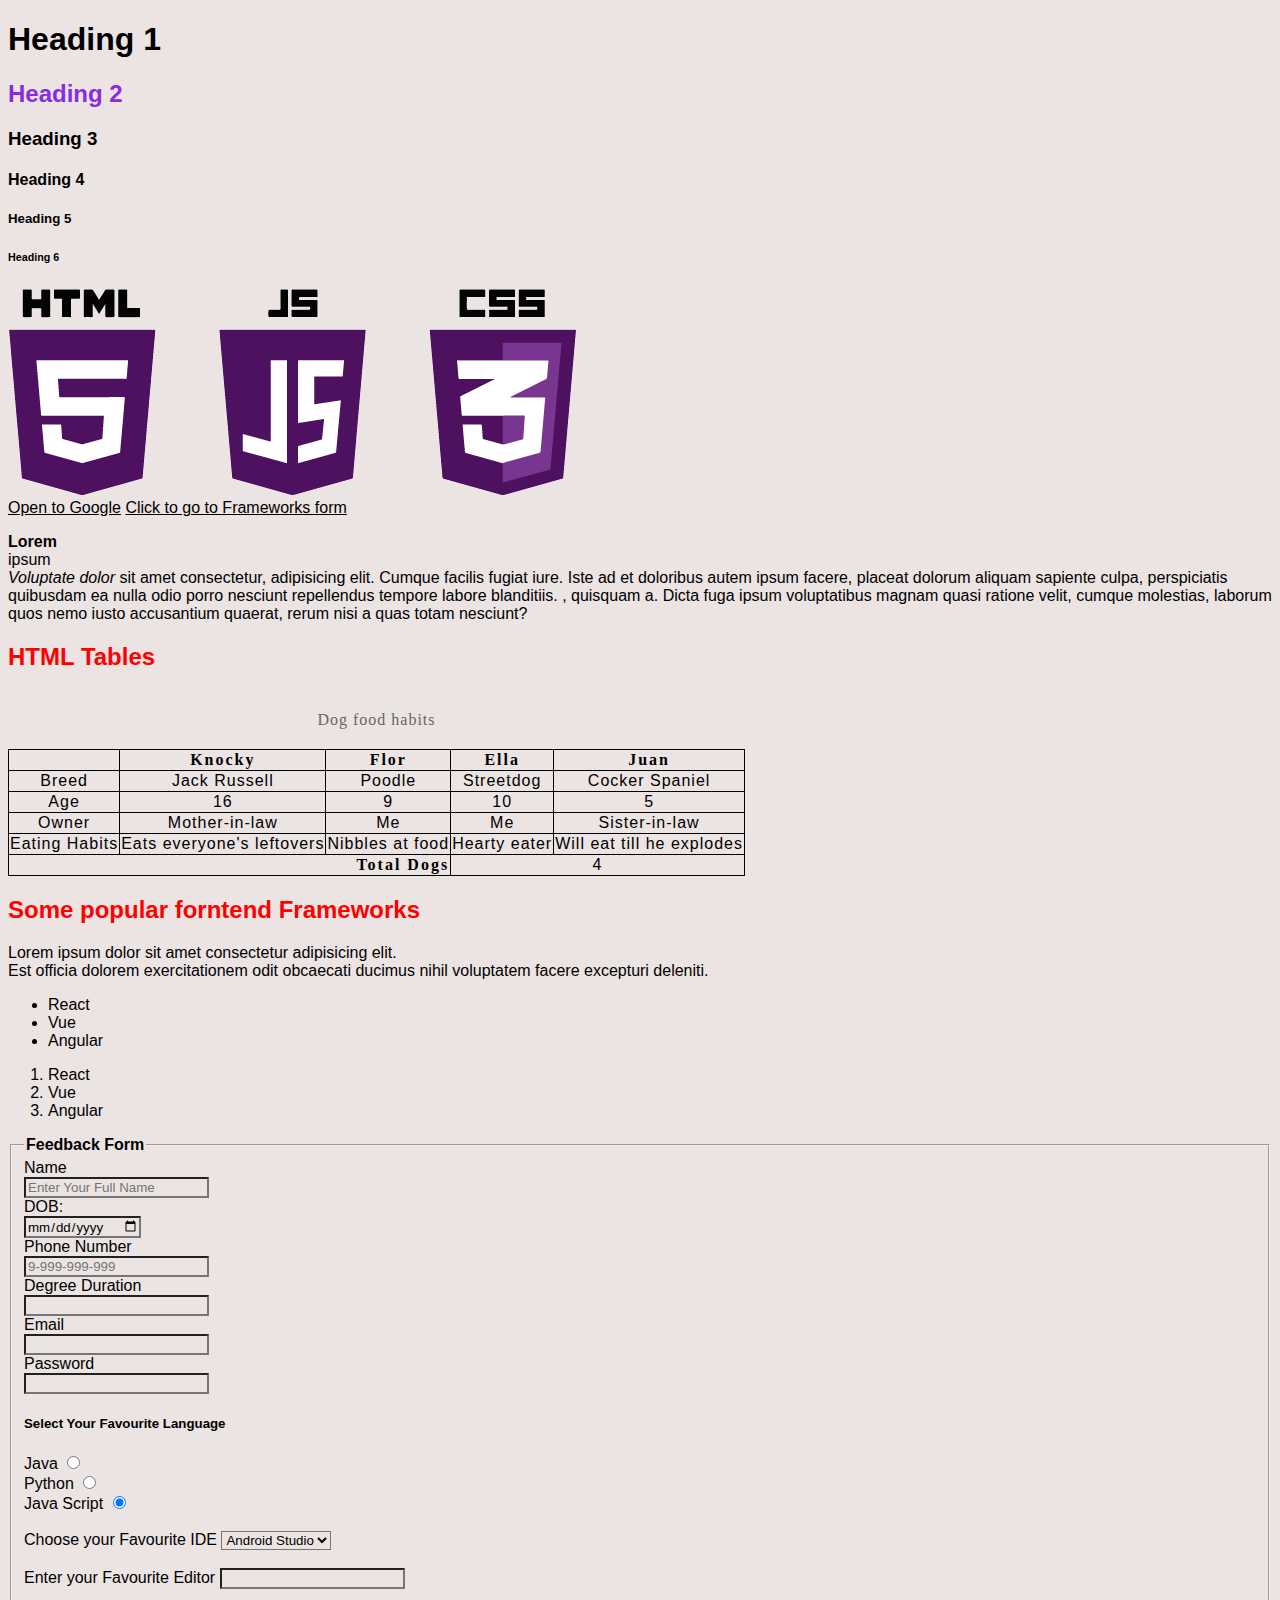
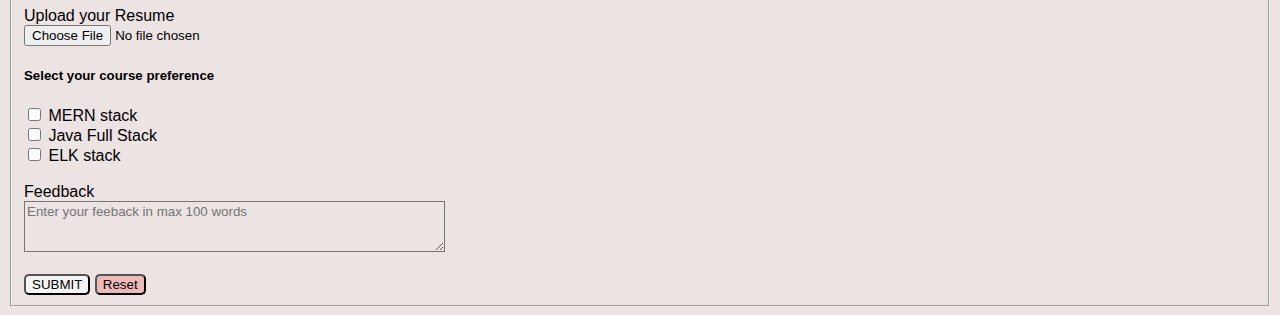
<file: 01Basics/index.html>
<!DOCTYPE html>
<html lang="en">

<head>
    <meta charset="UTF-8">
    <meta http-equiv="X-UA-Compatible" content="IE=edge">
    <meta name="viewport" content="width=device-width, initial-scale=1.0">

    <!-- meta tags are used for SEO purpose -->
    <meta property="og:description"
        content="Beebom is a new media company that covers technology news, reviews and produce quality tech videos.">
    <title>Basics</title>
    <link rel="shortcut icon" href="./img/pngwing.com pichu.png" type="image/x-icon">



    <!-- 1. Styling using style tag  -->
    <style>
        * {
            /* background-color: rgb(197, 255, 127); */
        }

        h2 {
            color: red;
        }




        /* table formatting  */
        table,
        th,
        td {
            border: 1px solid black;
            border-collapse: collapse;
        }

        thead th,
        tfoot th {
            font-family: "Rock Salt", cursive;
        }

        th {
            letter-spacing: 2px;
        }

        td {
            letter-spacing: 1px;
        }

        tbody td,
        tfoot td {
            text-align: center;
        }

        tfoot th {
            text-align: right;
        }

        caption {
            font-family: "Rock Salt", cursive;
            padding: 20px;
            /* font-style: italic; */
            /* caption-side: bottom; */
            color: #666;
            /* text-align: right; */
            letter-spacing: 1px;
        }
    </style>

    <!-- 2. Styling by using external cascading style sheet  -->
    <link rel="stylesheet" href="./css/style.css">



</head>

<body>



    <!-- Headings in CSS  -->
    <h1 id="main-heading">Heading 1</h1>
    <h2 style="color: blueviolet;">Heading 2</h2>
    <h3>Heading 3</h3>
    <h4>Heading 4</h4>
    <h5>Heading 5</h5>
    <h6>Heading 6</h6>

    <img src="./img/header-logo.png" alt="html-css-header"> <br>
    <a href="https://www.google.com/" target="_blank">Open to Google</a>
    <a href="#frameworks">Click to go to Frameworks form</a>



    <!-- Paragraph tag foer writing para  -->
    <!-- em used for emphasize - i.e. italicize  -->
    <!-- strong is used for bold  -->
    <!-- span is used to target a specific group of word -->

    <!-- 3. Styling using inline styling has the highest precerdence -->

    <p> <strong>Lorem</strong> <br>ipsum</br> <em>Voluptate</em> <i>dolor</i> sit amet consectetur, adipisicing elit.
        Cumque facilis fugiat iure. Iste ad et doloribus autem
        ipsum facere, placeat dolorum aliquam sapiente culpa, perspiciatis quibusdam ea nulla odio porro nesciunt
        repellendus tempore labore blanditiis. , <span id="target">quisquam</span> a. Dicta fuga ipsum voluptatibus
        magnam quasi ratione
        velit, cumque molestias, laborum quos nemo iusto accusantium quaerat, rerum nisi a quas totam nesciunt?</p>


    <h2>HTML Tables</h2>
    <!-- https://developer.mozilla.org/en-US/docs/Learn/HTML/Tables/Basics -->
    <table>
        <caption>Dog food habits</caption>
        <thead>
            <tr>
                <th>&nbsp;</th>
                <th>Knocky</th>
                <th>Flor</th>
                <th>Ella</th>
                <th>Juan</th>
            </tr>
            <thead>
            <tbody>
                <tr>
                    <td>Breed</td>
                    <td>Jack Russell</td>
                    <td>Poodle</td>
                    <td>Streetdog</td>
                    <td>Cocker Spaniel</td>
                </tr>
                <tr>
                    <td>Age</td>
                    <td>16</td>
                    <td>9</td>
                    <td>10</td>
                    <td>5</td>
                </tr>
                <tr>
                    <td>Owner</td>
                    <td>Mother-in-law</td>
                    <td>Me</td>
                    <td>Me</td>
                    <td>Sister-in-law</td>
                </tr>
                <tr>
                    <td>Eating Habits</td>
                    <td>Eats everyone's leftovers</td>
                    <td>Nibbles at food</td>
                    <td>Hearty eater</td>
                    <td>Will eat till he explodes</td>
                </tr>
            </tbody>

        <tfoot>
            <tr>
                <th colspan="3">Total Dogs</th>
                <td colspan="2">4</td>
            </tr>
        </tfoot>
    </table>

    <!--  
        The <div> tag defines a division or a section in an HTML document. 
        The <div> tag is used as a container for HTML elements
        -->
    <div>
        <h2 id="frameworks">Some popular forntend Frameworks</h2>
        <!-- Lists  -->
        <p>Lorem ipsum dolor sit amet consectetur adipisicing elit. <br />Est officia dolorem exercitationem odit
            obcaecati ducimus nihil voluptatem facere excepturi deleniti.</p>
        <!-- unordered list  -->
        <ul>
            <li>React</li>
            <li>Vue</li>
            <li>Angular</li>
        </ul>

        <!-- ordered list  -->
        <ol>
            <li>React</li>
            <li>Vue</li>
            <li>Angular</li>
        </ol>
    </div>

    <div>

        <!-- input tags -->
        <!-- https://www.w3schools.com/html/html_form_input_types.asp -->
        <fieldset>
            <legend><strong>Feedback Form</strong></legend>
            <form action="www..." method="post">
                <div>
                    <label for="name">Name</label><br>
                    <input type="text" name="name" id="name" placeholder="Enter Your Full Name" />
                </div>
                <div>
                    <label for="birthday">DOB:</label><br>
                    <input type="date" id="birthday" name="birthday" placeholder="Enter your date of birth">
                </div>

                <!-- 10 digit number -->
                <div>
                    <label for="phone">Phone Number</label><br>
                    <input type="tel" id="phone" name="phone" pattern="[0-9]{3}-[0-9]{2}-[0-9]{3}"
                        placeholder="9-999-999-999">
                </div>

                <div>
                    <label for="degree">Degree Duration</label><br>
                    <input type="number" name="degree" id="degree" />
                </div>

                <div>
                    <label for="email">Email</label><br>
                    <input type="email" name="email" id="email" required />
                </div>

                <div>
                    <label for="pasword">Password</label><br>
                    <input type="password" name="pasword" id="pasword" required />
                </div>


                <!-- Dropdown  -->



                <div>
                    <h5>Select Your Favourite Language</h5>
                    <!-- Radio Buttons  -->
                    <!-- if all the radio buttons have the same name then only one can be selected at a time -->
                    <!-- https://developer.mozilla.org/en-US/docs/Web/HTML/Element/input/radio -->
                    <div>
                        <label for="java">Java</label>
                        <input type="radio" name="fav-language" id="java" value="Java 8">
                    </div>

                    <div>
                        <label for="python">Python</label>
                        <input type="radio" name="fav-language" id="python" value="Python">
                    </div>

                    <div>
                        <label for="js">Java Script</label>
                        <input type="radio" name="fav-language" id="js" value="js" checked>
                    </div>
                    <input type="hidden" id="custId" name="custId" value="3487">
                </div><br>




                <div>
                    <label for="ide">Choose your Favourite IDE</label>
                    <select name="ide" id="ide">
                        <option value="as">Android Studio</option>
                        <option value="in">IntelliJ Idea</option>
                        <option value="py">Pycharm</option>
                        <option value="ecl">Eclipse</option>
                    </select>
                </div><br>

                <div>
                    <!-- Auto Complete Input  -->
                    <label for="editor">Enter your Favourite Editor</label>
                    <input list="editors" id="editor">
                    <datalist id="editors">
                        <option value="fleet"></option>
                        <option value="Notepad"></option>
                        <option value="Notepad ++">Notepad ++</option>
                        <option value="VS Code"></option>
                    </datalist>
                </div><br>

                <div>
                    <!-- file upload input -->
                    <label for="file">Upload your Resume</label><br>
                    <input type="file" name="file" id="file">
                </div>

                <div>
                    <!--  checkbox input -->
                    <h5>Select your course preference</h5>
                    <input type="checkbox" id="mern" name="mern" value="mern">
                    <label for="mern">MERN stack</label><br>

                    <input type="checkbox" id="java-fullstack" name="java-fullstack" value="java-fullstack">
                    <label for="java-fullstack">Java Full Stack</label><br>

                    <input type="checkbox" id="elk" name="elk" value="elk">
                    <label for="elk">ELK stack</label>
                </div>



                <br>
                <div>

                    <label for="feeback">Feedback</label><br>
                    <textarea name="" id="feeback" cols="50" rows="3"
                        placeholder="Enter your feeback in max 100 words"></textarea>

                </div>

                <br>
                <!-- submits the whole form to the server URL action="...."  -->
                <input style="border-radius: 5px; background: whitesmoke;" type="submit" value="SUBMIT">
                <!-- resets the whole form  -->
                <input style="border-radius: 5px; background: rgb(237, 185, 185);" type="reset">


            </form>
        </fieldset>

    </div>
</body>

</html>
</file>
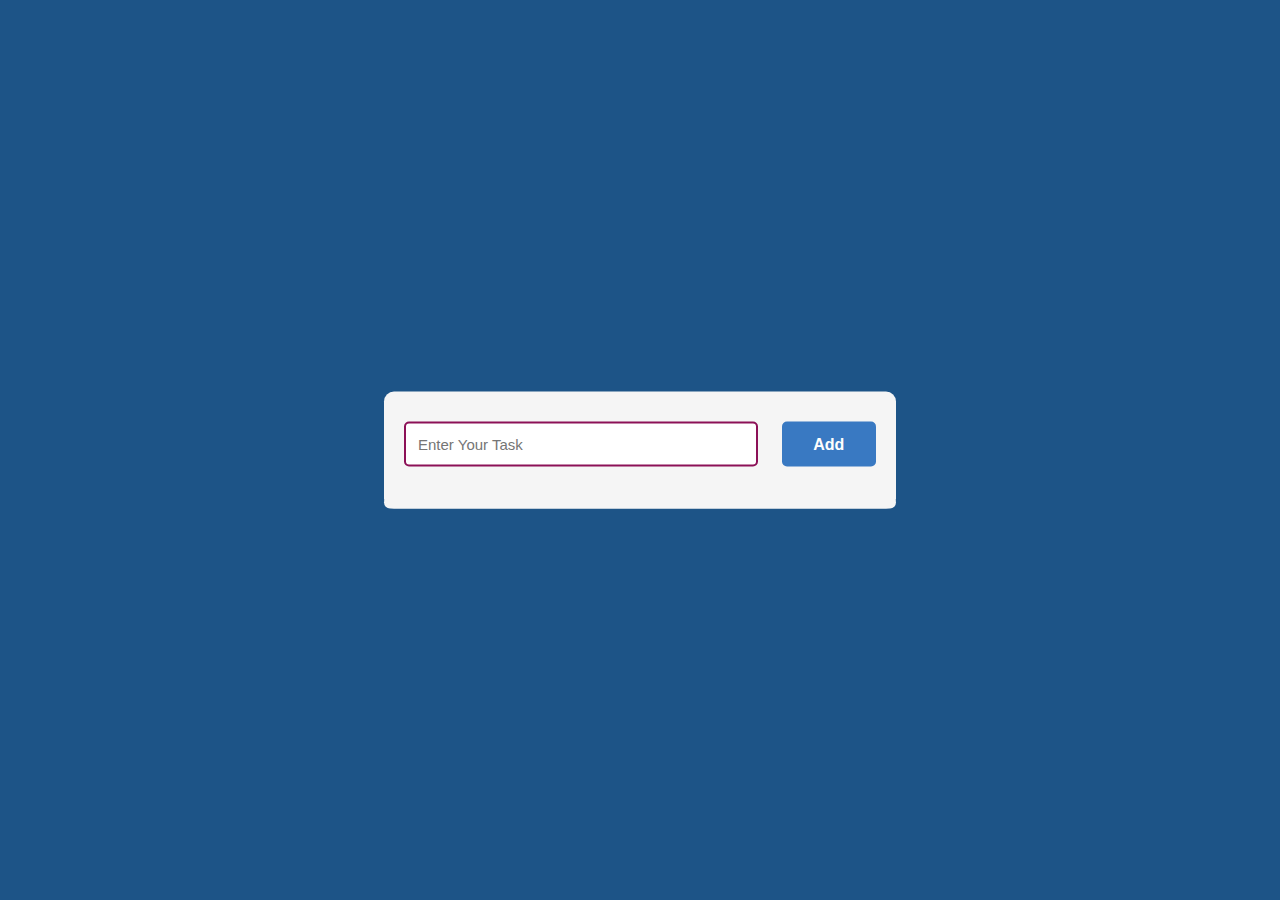
<file: 03_TO_DO_APP/index.html>
<!DOCTYPE html>
<html lang="en">
<head>
    <meta charset="UTF-8">
    <meta http-equiv="X-UA-Compatible" content="IE=edge">
    <meta name="viewport" content="width=device-width, initial-scale=1.0">
    <link rel="shortcut icon" href="./img/—Pngtree—check mark icon_3566317.png" type="image/x-icon">
    <link rel="stylesheet" href="./css/style.css">
    <link rel="stylesheet" href="https://cdnjs.cloudflare.com/ajax/libs/font-awesome/6.4.0/css/all.min.css" integrity="sha512-iecdLmaskl7CVkqkXNQ/ZH/XLlvWZOJyj7Yy7tcenmpD1ypASozpmT/E0iPtmFIB46ZmdtAc9eNBvH0H/ZpiBw==" crossorigin="anonymous" referrerpolicy="no-referrer" />
    <title>TO DO LIST</title>
</head>
<body>
    <div class="container">
        <div id="newtask">
            <input type="text" placeholder="Enter Your Task">
            <button id="push">Add</button>
        </div>
        <div id="tasks">

        </div>
    </div>

    <script src="./script/script.js"></script>
</body>
</html>
</file>
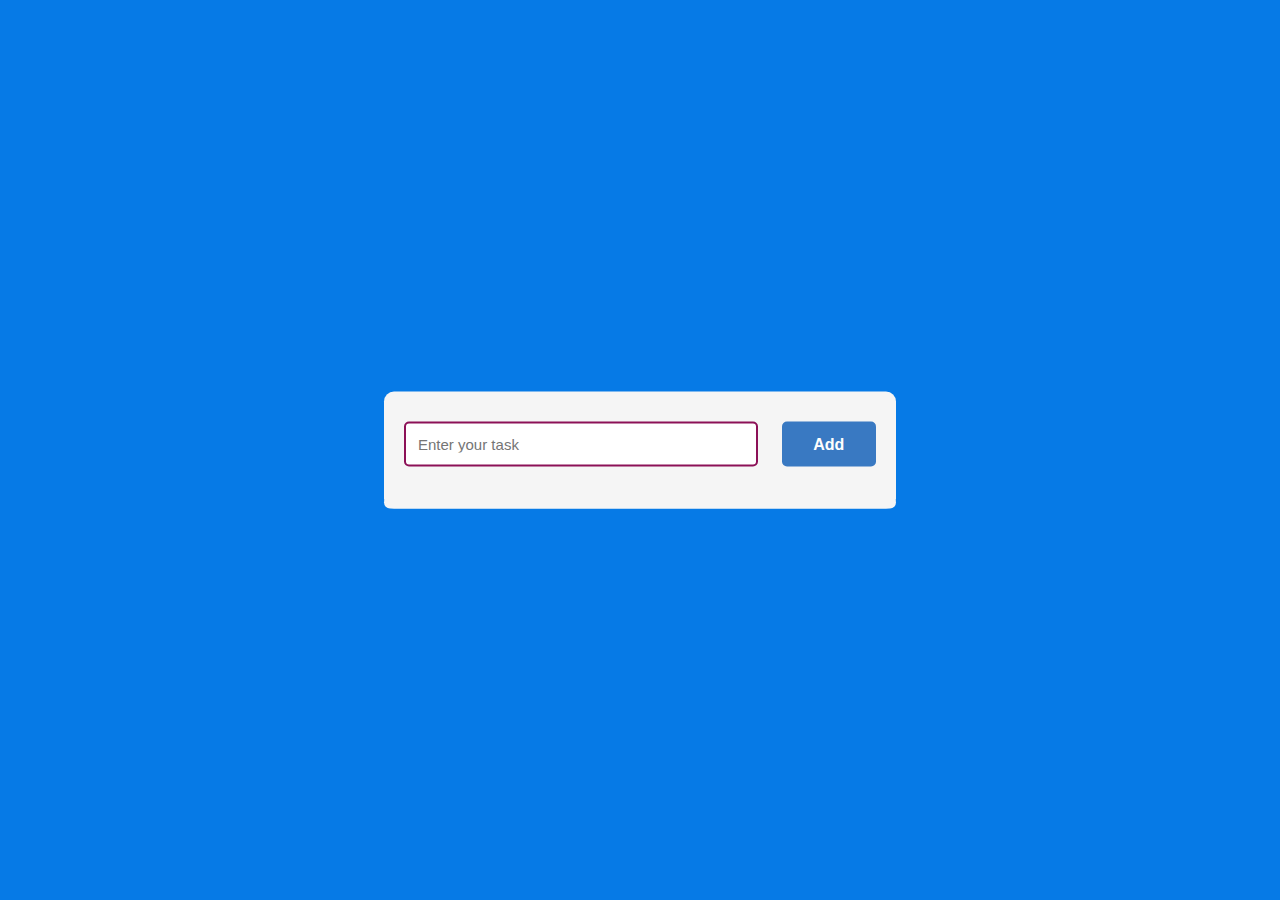
<file: 03ToDoApp_v1/index.htm>
<!DOCTYPE html>
<html lang="en">
<head>
    <meta charset="UTF-8">
    <meta http-equiv="X-UA-Compatible" content="IE=edge">
    <meta name="viewport" content="width=device-width, initial-scale=1.0">
    <title>ToDo</title>
    <link rel="stylesheet" href="./css/style.css">
    <link rel="stylesheet" href="https://cdnjs.cloudflare.com/ajax/libs/font-awesome/6.4.0/css/all.min.css" integrity="sha512-iecdLmaskl7CVkqkXNQ/ZH/XLlvWZOJyj7Yy7tcenmpD1ypASozpmT/E0iPtmFIB46ZmdtAc9eNBvH0H/ZpiBw==" crossorigin="anonymous" referrerpolicy="no-referrer" />
    <link rel="shortcut icon" href="./img/—Pngtree—check mark icon_3566317.png" type="image/x-icon">
</head>
<body>
    <!-- EMMET -->
    <div class="container">
        <div id="newtask">
            <input type="text" placeholder="Enter your task">
            <button id="push">Add</button>
        </div>

        <div id="tasks">
            
        </div>
    </div>

    <script src="./script/script.js"></script>

</body>
</html>
</file>
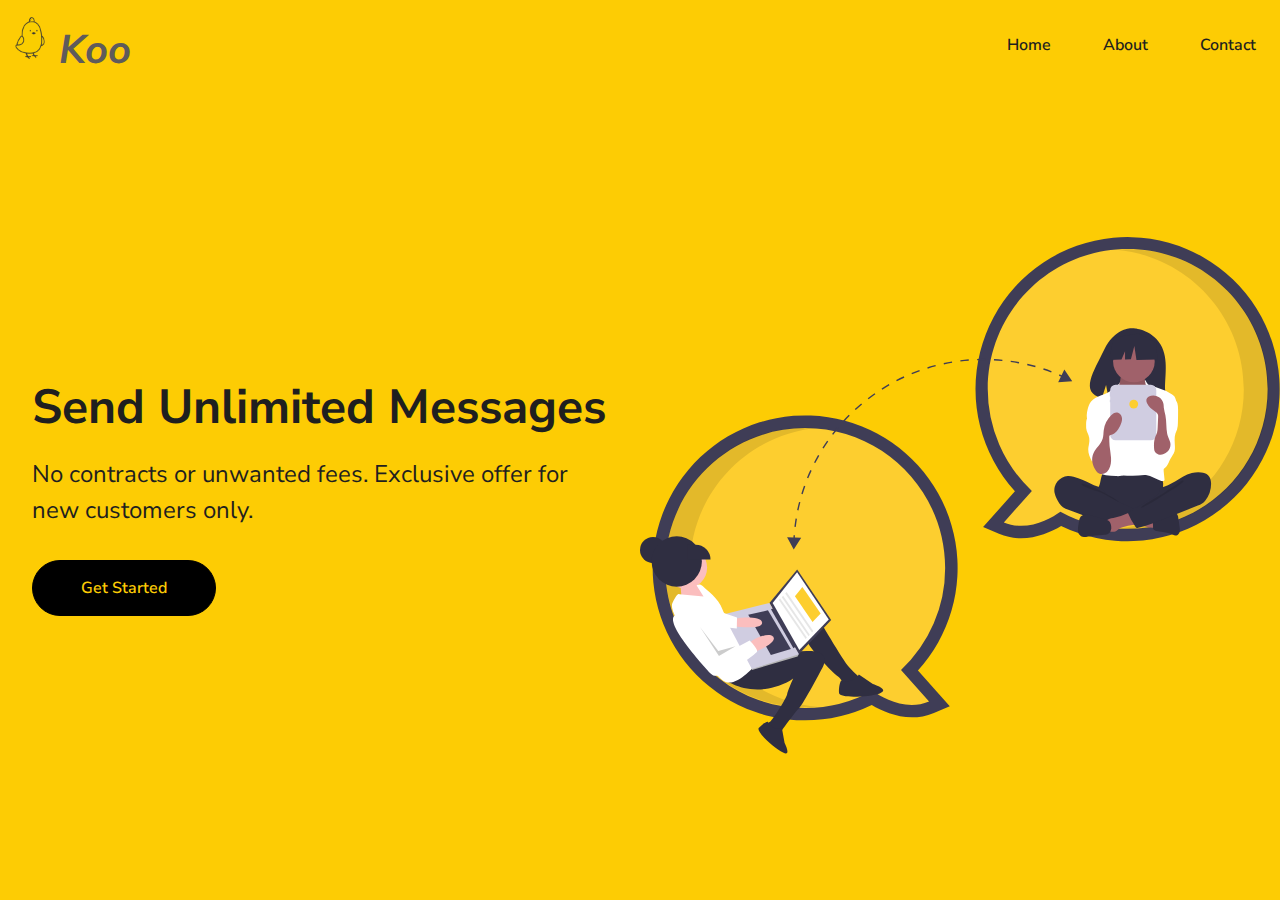
<file: 04KooLandingPage/index.html>
<!DOCTYPE html>
<html lang="en">

<head>
    <meta charset="UTF-8">
    <meta http-equiv="X-UA-Compatible" content="IE=edge">
    <meta name="viewport" content="width=device-width, initial-scale=1.0">
    <link rel="shortcut icon" href="./img/Koo.svg.png" type="image/x-icon">
    <link rel="stylesheet" href="./style/style.css">
    <link rel="stylesheet" href="https://cdnjs.cloudflare.com/ajax/libs/animate.css/4.1.1/animate.min.css" integrity="sha512-c42qTSw/wPZ3/5LBzD+Bw5f7bSF2oxou6wEb+I/lqeaKV5FDIfMvvRp772y4jcJLKuGUOpbJMdg/BTl50fJYAw==" crossorigin="anonymous" referrerpolicy="no-referrer" />
    <title>Koo</title>
</head>

<body>

    <!-- nav section footer ==> HTML5 Sematic Tags -->
    <nav>
        <div class="logo">
            <img src="./img/Koo.svg.png" alt="koo_logo" class="animate__tada animate__animated">
            <h1>Koo</h1>
        </div>

        <div class="nav-items">

            <a href="#">Home</a>
            <a href="#">About</a>
            <a href="#">Contact</a>
        </div>

    </nav>

    <section class="hero">
        <div class="hero-container">
            <div class="column-left">
                <h1>Send Unlimited Messages</h1>
                <p>No contracts or unwanted fees. Exclusive offer for new customers only.</p>
                <button class="animate__swing animate__animated">Get Started</button>
            </div>
            <div class="column-right">
                <img src="./img/image-1.svg" alt="illustration" class="hero-image">

            </div>
        </div>
    </section>

</body>

</html>
</file>
<file: 01Basics/css/style.css>
*{
    background-color: rgb(236, 227, 227);
    color: rgb(0, 0, 0);
    font-family: 'Segoe UI', Tahoma, Geneva, Verdana, sans-serif;
    /* font-size: 12px; */
    /* font-weight: bold;
    text-align: center;
    margin: 0px;
    padding: 0px;
    box-sizing: border-box; */
}
</file>
<file: 03_TO_DO_APP/css/style.css>
@import url("https://fonts.googleapis.com/css2?family=Lora:ital,wght@0,400;0,600;1,400&family=Nunito+Sans:wght@200;400;600&family=Oswald:wght@400;600&family=Poppins:wght@400;600&display=swap");

/* Resetting CSS */
* {
  padding: 0;
  margin: 0;
  box-sizing: border-box;
}

body {
  background: rgb(29, 84, 135);
  height: 100vh;
  font-family: "Nunito Sans", sans-serif;
}

.container {
  width: 40%;
  position: absolute;
  top: 50%;
  left: 50%;
  transform: translate(-50%, -50%);
  min-height: 100px;
  min-width: 300px;
  background: whitesmoke;
  border-radius: 10px;
}

#newtask {
  position: relative;
  padding: 30px 20px;
}

#newtask input {
  width: 75%;
  height: 45px;
  padding: 12px;
  color: rgb(135, 29, 107);
  caret-color: rgb(145, 19, 19);
  font-weight: 400;
  position: relative;
  border-radius: 5px;
  font-size: 15px;
  border: 2px solid rgb(140, 17, 87);
}

#newtask input:focus {
  outline: none;
  border-color: #0d75ec;
  transition: ease-in-out 0.3s;
}

#newtask button {
  position: relative;
  float: right;
  font-weight: 600;
  font-size: 16px;
  background-color: #0b5bb6;
  border: none;
  color: white;
  cursor: pointer;
  outline: none;
  width: 20%;
  height: 45px;
  border-radius: 5px;
  opacity: 0.8;
}


#newtask button:hover {
  opacity: 1;
  transition: ease-in-out 0.3s;
}

#tasks{
  border-radius: 10px;
  width: 100%;
  position: relative;
  background-color: #f5f5f5;
  padding : 6px 20px;
}

.task{
  border-radius: 5px;
  border: 1px solid #939697;
  cursor: pointer;
  background-color: #c5e1e6;
  /* background: #5bb60b ; */
  height: 50px;
  margin-bottom: 10px;
  padding: 5px 10px;

  display: flex;
  justify-content: space-between;
  align-items: center;
}

.task span{
  font-family: "Rock Salt",cursive;
  font-size: 15px;
  font-weight: 600;
}

.task button{
  background-color: #0a2ea4;
  color: #ffffff;
  border: none;
  cursor: pointer;
  outline: none;
  height: 100%;
  width: 40px;
  border-radius: 5px;

}

.task button:hover{
  background-color: #ec0d75;
  transition: ease-in-out 0.1s;
}
</file>
<file: 03ToDoApp_v1/css/style.css>
@import url("https://fonts.googleapis.com/css2?family=Lora:ital,wght@0,400;0,600;1,400&family=Nunito+Sans:wght@200;400;600&family=Oswald:wght@400;600&family=Poppins:wght@400;600&display=swap");

/* reseting the default styles of the browser */
* {
  padding: 0;
  margin: 0;
  box-sizing: border-box;
}

body {
  height: 100vh;
  background: rgb(6, 122, 230);
  /* background: rgba(166, 43, 43, 0.387); */
}

.container {
  width: 40%;
  position: absolute;
  top: 50%;
  left: 50%;
  transform: translate(-50%, -50%);
  min-height: 100px;
  min-width: 300px;
  background: whitesmoke;
  /* border: yellowgreen 2px solid; */
  border-radius: 10px;
}

#newtask {
  /* the default positioning system is relative */
  position: relative;

  /* padding is used to alter the dimesions of the element */
  padding: 30px 20px;
  /* border: red 2px solid; */
}

#newtask input {
  width: 75%;
  height: 45px;
  padding: 12px;
  color: rgb(124, 4, 72);
  caret-color: rgb(233, 13, 225);
  font-family: "Nunito", sans-serif;
  font-weight: 400;
  position: relative;
  border-radius: 5px;
  font-size: 15px;
  border: 2px solid rgb(140, 17, 87);
}

#newtask input:focus {
  /* https://www.w3schools.com/css/css_outline.asp#:~:text=Note%3A%20Outline%20differs%20from%20borders,the%20width%20of%20the%20outline. */
  outline: none;
  border-color: #0d75ec;
  transition: ease-in-out 0.3s;
}

#newtask button {
  position: relative;
  float: right;
  font-family: "Nunito", sans-serif;
  font-weight: 600;
  font-size: 16px;
  background-color: #0b5bb6;
  border: none;
  color: white;
  cursor: pointer;
  outline: none;
  width: 20%;
  height: 45px;
  border-radius: 5px;
  opacity: 0.8;
}

#newtask button:hover {
  opacity: 1;
  transition: ease-in-out 0.3s;
}

#tasks {
  border-radius: 10px;
  width: 100%;
  position: relative;
  background-color: #f5f5f5;
  padding: 6px 20px;
}

.task {
  border-radius: 5px;
  border: 1px solid #939697;
  cursor: pointer;
  background-color: #c5e1e6;
  height: 50px;
  margin-bottom: 10px;
  padding: 5px 10px;

  display: flex;
  /* x axis behaviour  */
  justify-content: space-between;
  /* y axis behaviour  */
  align-items: center;
}

/* #taskname{ */
.task span {
  font-family: "Rock Salt", cursive;
  font-size: 15px;
  font-weight: 600;
}

.task button {
  /* background-color: #0bccee; */
  background-color: #0a2ea4;
  color: #ffffff;
  border: none;
  cursor: pointer;
  outline: none;
  height: 100%;
  width: 40px;
  border-radius: 5px;
}

.task button :hover {
  background-color: #ec0d62;
  transition: ease-in-out 0.1s;
}
</file>
<file: 04KooLandingPage/style/style.css>
@import url("https://fonts.googleapis.com/css2?family=Nunito+Sans:opsz,wght@6..12,400;6..12,600&display=swap");
/* E3: The above import was incorrect so fixed that, use goog fonts to import it correctly */

* {
  padding: 0;
  margin: 0;
  box-sizing: border-box;
  /* S1: Add box sizing to reset the page */
  font-family: Nunito Sans, sans-serif;
}

:root {
  --primary-color: #fdcc04;
  --secondary-color: #1f1f1f;
}

nav {
  height: 10vh;
  background-color: var(--primary-color);
  display: flex;
  justify-content: space-between;
  /* E4: use space between intead of center to get the typical nave bar look */
  align-items: center;
  padding: 0px calc((100vw - 1300px) / 2);
}
.logo {
  color: var(--secondary-color);
  font-size: 15px;
  font-weight: bold;
  padding: 0 5px;
  /* S2: Add some padding */
  font-style: italic;
}

.logo > img {
  width: 50px;
  display: inline;
}

.logo h1 {
  display: inline;
  font-size: 40px;
  color: rgb(95, 91, 91);
}

/* E5: below tags were missing */

.nav-items a {
  text-decoration: none;
  color: var(--secondary-color);
  padding: 0 1.5rem;
  font-weight: 600;
}

.nav-items a:hover {
  color: #fff;
  transition: ease-in-out 0.2s;
  /* font-weight: 600; */
}

/* nav a{
  
  } */

.hero {
  background: var(--primary-color);
}

.hero-container {
  display: grid;
  grid-template-columns: 1fr 1fr;
  height: 90vh;
  padding: 3rem calc((100vw - 1300px) / 2);
}

.column-left {
  display: flex;
  flex-direction: column;
  justify-content: center;
  align-items: flex-start;
  color: var(--secondary-color);
  padding: 0rem 2rem;
}

.column-left h1 {
  margin-bottom: 1rem;
  font-size: 3rem;
}

.column-left p {
  margin-bottom: 2rem;
  font-size: 1.5rem;
  line-height: 1.5;
}

.column-left button {
  padding: 1rem 3rem;
  font-size: 1rem;
  font-weight: 600;
  border: 1px solid #000000;
  outline: none;
  color: var(--primary-color);
  border: 1px solid #000000;
  background: #000000;
  border-radius: 50px;
  cursor: pointer;
}

.column-left button:hover {
  background: #cbed0c;
  transition: ease-in-out 0.2s;
  color: var(--secondary-color);
  border: 1px solid var(--secondary-color);
}

column-right {
  display: flex;
  justify-content: center;
  align-self: center;
  padding: 0rem 2rem;
}

.hero-image {
  width: 100%;
  height: 100%;
}

@media screen and (max-width: 768px) {
  .logo h1 {
    font-size: 30px;
  }

  .hero-container {
    grid-template-columns: 1fr;
  }

  .nav-items a {
    display: flex;
    justify-content: space-between;
    flex-direction: column;
  }

  .column-left h1 {
    margin-bottom: 1rem;
    font-size: 2.2rem;
  }

  .column-left p {
    font-size: 1.1rem;
    line-height: 1.2;
  }
}
</file>
